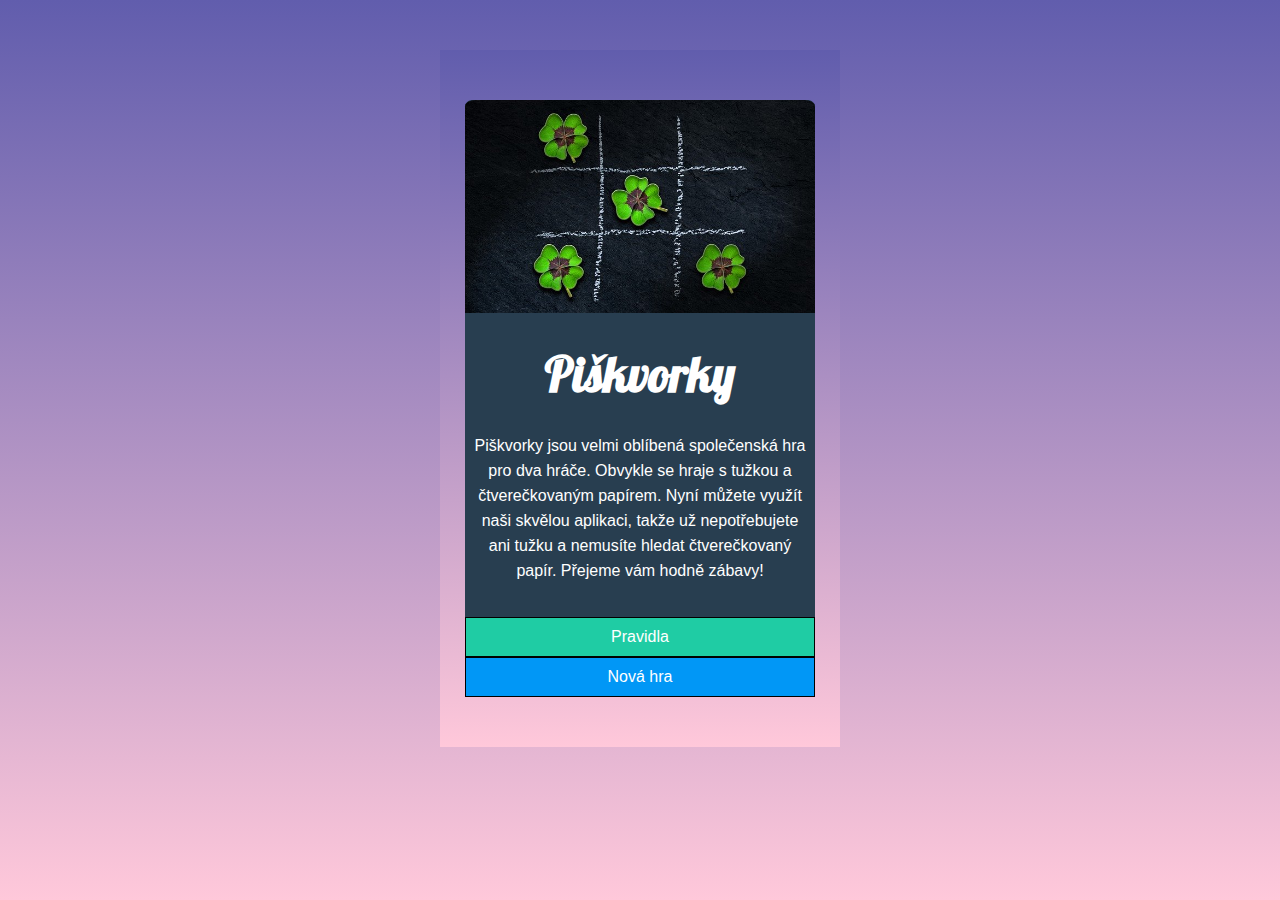
<file: index.html>
<!DOCTYPE html>
<html lang="en">
  <head>
    <meta charset="UTF-8" />
    <meta name="viewport" content="width=device-width, initial-scale=1.0" />
    <title>Piškvorky</title>
    <link rel="stylesheet" href="styly.css" />
  </head>
  <link
    href="https://fonts.googleapis.com/css2?family=Lobster&display=swap"
    rel="stylesheet"
  />
  <body>
    <div class="mainPage">
      <div class="mainPageContainer">
        <div class="header">
          <img
            class="headerPicture"
            src="uvodni.jpg"
            alt="Úvodní obrázek hry Piškvorky"
          />
        </div>

        <div class="content">
          <h1 class="title">Piškvorky</h1>
          <p>
            Piškvorky jsou velmi oblíbená společenská hra pro dva hráče. Obvykle
            se hraje s tužkou a čtverečkovaným papírem. Nyní můžete využít naši
            skvělou aplikaci, takže už nepotřebujete ani tužku a nemusíte hledat
            čtverečkovaný papír. Přejeme vám hodně zábavy!
          </p>
        </div>

        <div class="links">
          <div class="rules"><a href="pravidla.html">Pravidla</a></div>
          <div class="newGame"><a href="hra.html">Nová hra</a></div>
        </div>
      </div>
    </div>
  </body>
</html>
</file>
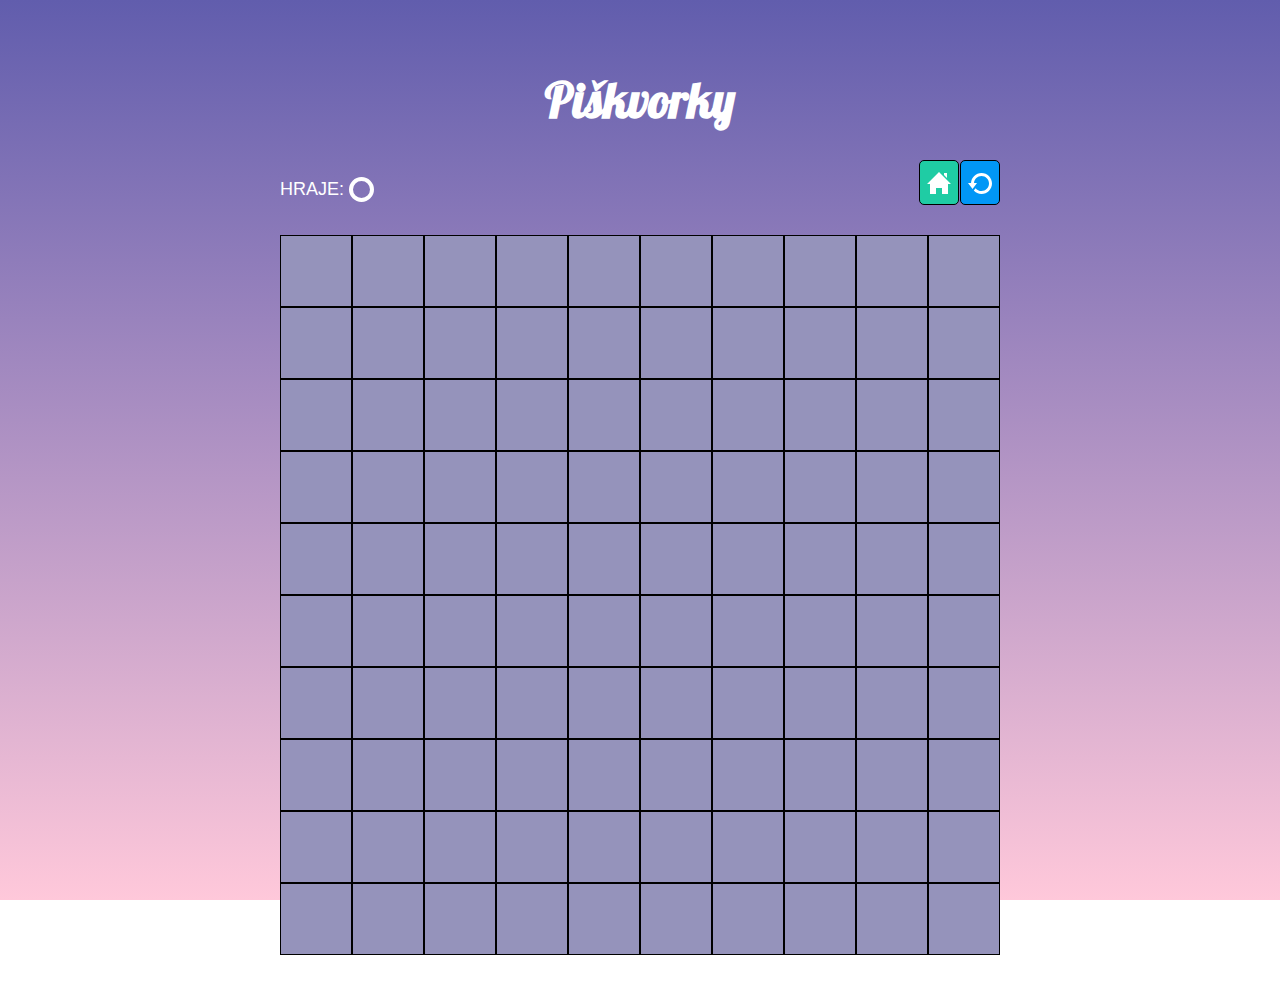
<file: hra.html>
<!DOCTYPE html>
<html lang="en">
  <head>
    <meta charset="UTF-8" />
    <meta name="viewport" content="width=device-width, initial-scale=1.0" />
    <title>Nová hra</title>
    <link rel="stylesheet" href="styly.css" />
  </head>
  <link
    href="https://fonts.googleapis.com/css2?family=Lobster&display=swap"
    rel="stylesheet"
  />
  <body>
    <div class="newGamePage">
      <div class="newGameContainer">
        <h1 class="title">Piškvorky</h1>

        <div class="gamePageTopRibbon">
          <div class="player playerCircle">hraje:</div>
          <div class="squareLinks">
            <div class="backHome">
              <a href="index.html"
                ><img src="images/home.svg" alt="zpátky domů" />
              </a>
            </div>

            <div class="restartGame">
              <a href="hra.html"
                ><img src="images/restart.svg" alt="hrát znovu" />
              </a>
            </div>
          </div>
        </div>

        <div class="gameField">
          <button></button>
          <button></button>
          <button></button>
          <button></button>
          <button></button>
          <button></button>
          <button></button>
          <button></button>
          <button></button>
          <button></button>
          <button></button>
          <button></button>
          <button></button>
          <button></button>
          <button></button>
          <button></button>
          <button></button>
          <button></button>
          <button></button>
          <button></button>
          <button></button>
          <button></button>
          <button></button>
          <button></button>
          <button></button>
          <button></button>
          <button></button>
          <button></button>
          <button></button>
          <button></button>
          <button></button>
          <button></button>
          <button></button>
          <button></button>
          <button></button>
          <button></button>
          <button></button>
          <button></button>
          <button></button>
          <button></button>
          <button></button>
          <button></button>
          <button></button>
          <button></button>
          <button></button>
          <button></button>
          <button></button>
          <button></button>
          <button></button>
          <button></button>
          <button></button>
          <button></button>
          <button></button>
          <button></button>
          <button></button>
          <button></button>
          <button></button>
          <button></button>
          <button></button>
          <button></button>
          <button></button>
          <button></button>
          <button></button>
          <button></button>
          <button></button>
          <button></button>
          <button></button>
          <button></button>
          <button></button>
          <button></button>
          <button></button>
          <button></button>
          <button></button>
          <button></button>
          <button></button>
          <button></button>
          <button></button>
          <button></button>
          <button></button>
          <button></button>
          <button></button>
          <button></button>
          <button></button>
          <button></button>
          <button></button>
          <button></button>
          <button></button>
          <button></button>
          <button></button>
          <button></button>
          <button></button>
          <button></button>
          <button></button>
          <button></button>
          <button></button>
          <button></button>
          <button></button>
          <button></button>
          <button></button>
          <button></button>
        </div>
      </div>
    </div>
    <script src="hra.js"></script>
  </body>
</html>
</file>
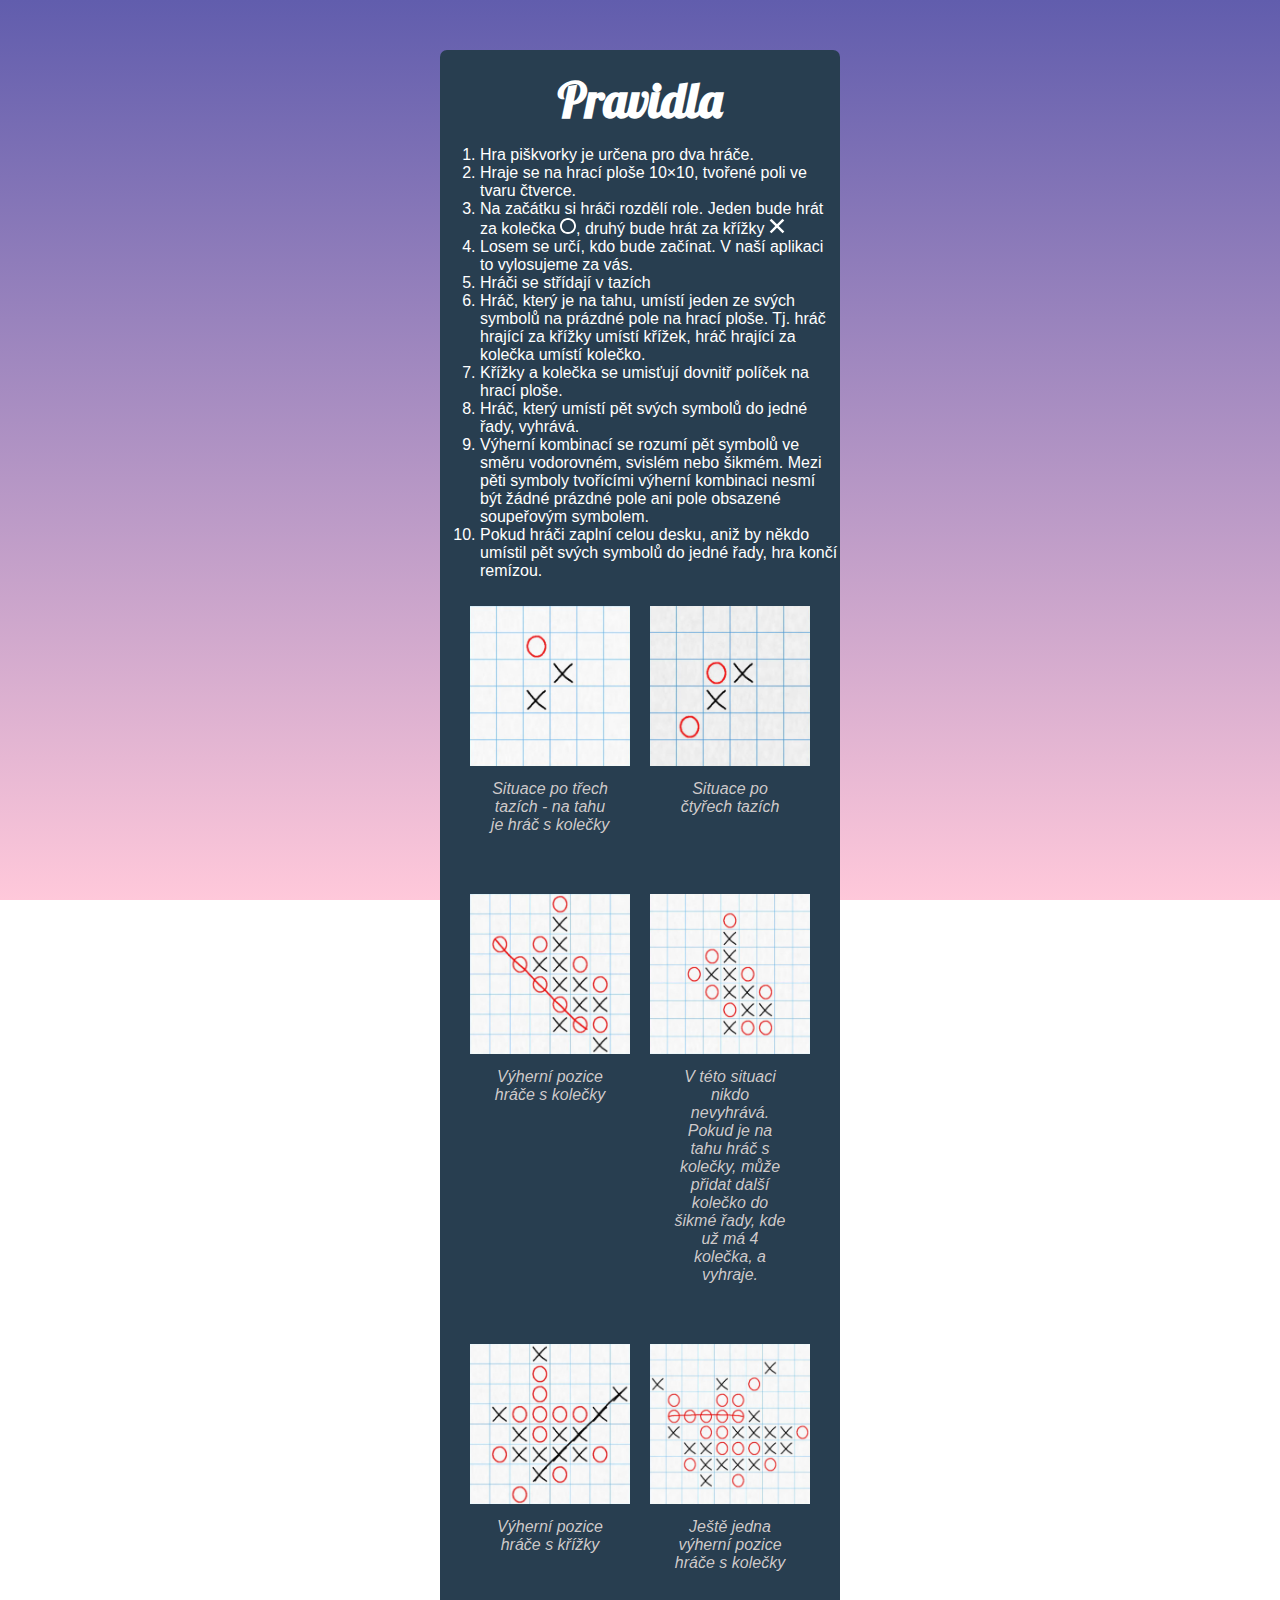
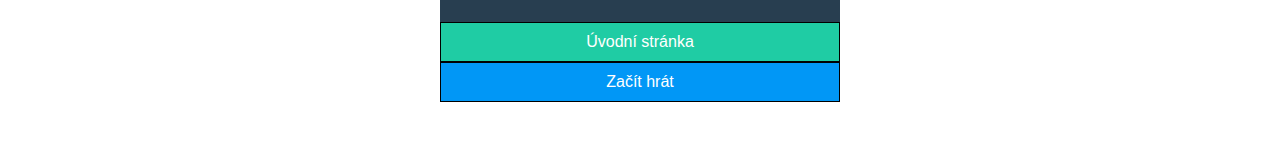
<file: pravidla.html>
<!DOCTYPE html>
<html lang="en">
  <head>
    <meta charset="UTF-8" />
    <meta name="viewport" content="width=device-width, initial-scale=1.0" />
    <title>Pravidla</title>
    <link rel="stylesheet" href="styly.css" />
  </head>
  <link
    href="https://fonts.googleapis.com/css2?family=Lobster&display=swap"
    rel="stylesheet"
  />
  <body>
    <div class="rulesPage">
      <div class="rulesContainer">
        <h1 class="title">Pravidla</h1>
        <ol class="rulesList">
          <li>Hra piškvorky je určena pro dva hráče.</li>
          <li>Hraje se na hrací ploše 10×10, tvořené poli ve tvaru čtverce.</li>
          <li>
            Na začátku si hráči rozdělí role. Jeden bude hrát za kolečka
            <img class="xo" src="images/circle.svg" alt="kolečko" />, 
            druhý bude hrát za křížky <img class="xo" src="images/cross.svg" alt="křížek" /><div class="">
          </li>
          <li>
            Losem se určí, kdo bude začínat. V naší aplikaci to vylosujeme za
            vás.
          </li>
          <li>Hráči se střídají v tazích</li>
          <li>
            Hráč, který je na tahu, umístí jeden ze svých symbolů na prázdné
            pole na hrací ploše. Tj. hráč hrající za křížky umístí křížek, hráč
            hrající za kolečka umístí kolečko.
          </li>
          <li>Křížky a kolečka se umisťují dovnitř políček na hrací ploše.</li>
          <li>Hráč, který umístí pět svých symbolů do jedné řady, vyhrává.</li>
          <li>
            Výherní kombinací se rozumí pět symbolů ve směru vodorovném, svislém
            nebo šikmém. Mezi pěti symboly tvořícími výherní kombinaci nesmí být
            žádné prázdné pole ani pole obsazené soupeřovým symbolem.
          </li>
          <li>
            Pokud hráči zaplní celou desku, aniž by někdo umístil pět svých
            symbolů do jedné řady, hra končí remízou.
          </li>
        </ol>

        <div class="instructionsContainer">
        <figure class="instructions">
          <img
            src="images/instructions-01.jpg"
            alt="Obrázek situace po třech tazích"
          />
          <figcaption class="rulesCaption">
            Situace po třech tazích - na tahu je hráč s kolečky
          </figcaption>
        </figure>

        <figure class="instructions">
          <img
            src="images/instructions-02.jpg"
            alt="Obrázek situace po čtyřech tazích"
          />
          <figcaption class="rulesCaption">
            Situace po čtyřech tazích
          </figcaption>
        </figure>

        <figure class="instructions">
          <img
            src="images/instructions-03.jpg"
            alt="Obrázek výherní pozice hráče s kolečky"
          />
          <figcaption class="rulesCaption">
            Výherní pozice hráče s kolečky
          </figcaption>
        </figure>

        <figure class="instructions">
          <img
            src="images/instructions-04.jpg"
            alt="Obrázek situace, při které nikdo nevyhrává"
          />
          <figcaption class="rulesCaption">
            V této situaci nikdo nevyhrává. Pokud je na tahu hráč s kolečky,
            může přidat další kolečko do šikmé řady, kde už má 4 kolečka, a
            vyhraje.
          </figcaption>
        </figure>

        <figure class="instructions">
          <img
            src="images/instructions-05.jpg"
            alt="Obrázek výherní pozice hráče s křížky"
          />
          <figcaption class="rulesCaption">
            Výherní pozice hráče s křížky
          </figcaption>
        </figure>

        <figure class="instructions">
          <img
            src="images/instructions-06.jpg"
            alt="Obrázek ještě jedné výherní pozice hráče s kolečky"
          />
          <figcaption class="rulesCaption">
            Ještě jedna výherní pozice hráče s kolečky
          </figcaption>
        </figure>
        </div>
      </div>
      <div class="linksRules">
        <div class="backToMainPage">
          <a href="index.html">Úvodní stránka</a>
        </div>
        <div class="newGame"><a href="hra.html">Začít hrát</a></div>
      </div>
    </div>
  </body>
</html>
</file>
<file: styly.css>
/* Main page to be updated eventually :) */

*,
*:before,
*:after {
  box-sizing: border-box;
}

.mainPage {
  display: flex;
  flex-direction: column;
  color: white;
  align-items: center;
  background: linear-gradient(#615dad, #ffc8da);
  width: 400px;
  padding: 50px 30px;
  font-family: Arial, Helvetica, sans-serif;
}

.header {
  background-color: #283e50;
  border-radius: 3% 3% 0 0;
}

.headerPicture {
  width: 350px;
  border-radius: 3% 3% 0 0;
}

.content {
  background-color: #283e50;
  color: white;
  width: 350px;
  height: 300px;
  text-align: center;
  line-height: 25px;
  padding: 25px 0px 0px 0px;
}

h1 {
  /* Same header used all through the project */
  font-family: 'Lobster', cursive;
  margin: 0;
  font-size: 3em;
  padding: 20px 20px 0px 20px;
  text-align: center;
}

.links {
  text-align: center;
  width: 350px;
}

.rules,
.backToMainPage,
.backHome {
  background-color: #1fcca4;
  height: 40px;
  border: solid black 1px;
}

.rules:hover,
.rules:focus,
.backToMainPage:hover,
.backToMainPage:focus,
.backHome:hover,
.backHome:focus {
  background-color: #1cbb96;
}

.newGame,
.restartGame {
  background-color: #0197f6;
  height: 40px;
  border: solid black 1px;
}

.newGame:hover,
.newGame:focus,
.restartGame:hover,
.restartGame:focus {
  background-color: #0090e9;
}

a {
  text-decoration: none;
  color: white;
  height: 100%;
  display: block;
  padding: 10px 0 0;
}

p {
  padding: 30px 5px 0px;
}

.mainPageContainer,
.rulesContainer {
  display: flex;
  flex-direction: column;
  font-family: Arial, Helvetica, sans-serif;
  background-color: #283e50;
  color: white;
  border-radius: 7px 7px 0 0;
  align-items: center;
}

/* "Pravidla" page */

.rulesContainer .title {
  width: 100%;
}

.rulesPage,
.mainPage {
  margin: 50px auto;
  width: 400px;
}

body {
  margin: 0;
  background-repeat: no-repeat;
  background-attachment: fixed;
  background-image: linear-gradient(#615dad, #ffc8da);
  font-family: Arial, Helvetica, sans-serif;
  color: white;
}

.rulesCaption {
  font-style: italic;
  color: #d4cecefa;
  text-align: center;
  padding: 10px 20px 40px;
}

.rulesList {
  flex-wrap: wrap;
  font-family: Arial, Helvetica, sans-serif;
}

.linksRules {
  text-align: center;
  width: 100%;
  font-family: Arial, Helvetica, sans-serif;
}

.instructions {
  width: 100%;
  margin: 0;
  padding: 20px;
}

.instructions img {
  width: 100%;
}

.xo {
  width: 1em;
  height: 1em;
  filter: invert(100%);
}

.mainPageContainer,
.instructionsContainer,
.newGameContainer {
  display: flex;
  flex-wrap: wrap;
  justify-content: center;
}

@media screen and (min-width: 650px) {
  .rulesContainer {
    flex-direction: row;
    flex-wrap: wrap;
  }

  .instructions {
    width: 45%;
    padding: 10px;
  }
}

/* New game page */

.gamePageTopRibbon {
  display: flex;
  width: 100%;
  align-items: baseline;
  justify-content: space-between;
  margin: 30px 0;
  max-height: 50px;
}

.squareLinks {
  display: flex;
}

.backHome,
.restartGame {
  height: 100%;
  width: 40px;
  text-align: center;
  padding: 0 0 5px;
  border-radius: 5px;
  margin-left: 1px;
}

.player {
  height: 100%;
  text-transform: uppercase;
  font-size: large;
  display: flex;
  align-items: center;
}

/* "hraje:" circle and cross are styled with a pseudo element, not an img */

.playerCircle::after {
  content: '';
  height: 25px;
  width: 25px;
  border: 4px solid white;
  border-radius: 50%;
  margin: 0 5px;
  padding: 0 0 2px 2px;
}

.playerCross::after {
  display: inline-block;
  content: '\00d7';
  color: white;
  margin: 0 5px;
  padding: 0 0 2px 2px;
  font-size: 50px;
  bottom: 0;
}

.newGameContainer {
  max-width: 80vmin;
  margin: 50px auto;
}

/* the game field */

.gameField {
  display: flex;
  flex-direction: row;
  flex-wrap: wrap;
  width: 100%;
}

.newGamePage button {
  border: 1px solid black;
  background-color: #9593bb;
  width: 10%;
  margin: 0;
  padding: 0;
}

.newGamePage button::before {
  content: '';
  display: block;
  padding-top: 100%;
}

button:hover,
button:focus {
  filter: brightness(125%);
  border: 2px solid black;
  border-radius: 5px;
}

/* game field buttons styled wit cross and circle */

.selectedCircle {
  content: '';
  background: url('images/circle.svg');
  background-repeat: no-repeat;
  background-position: center;
  background-size: 90%;
  animation: createBox 0.2s;
}

.selectedCross {
  content: '';
  background: url('images/cross.svg');
  background-repeat: no-repeat;
  background-position: center;
  background-size: 90%;
  animation: createBox 0.18s;
}

@keyframes createBox {
  from {
    transform: scale(0);
  }
  to {
    transform: scale(1);
  }
}
</file>
